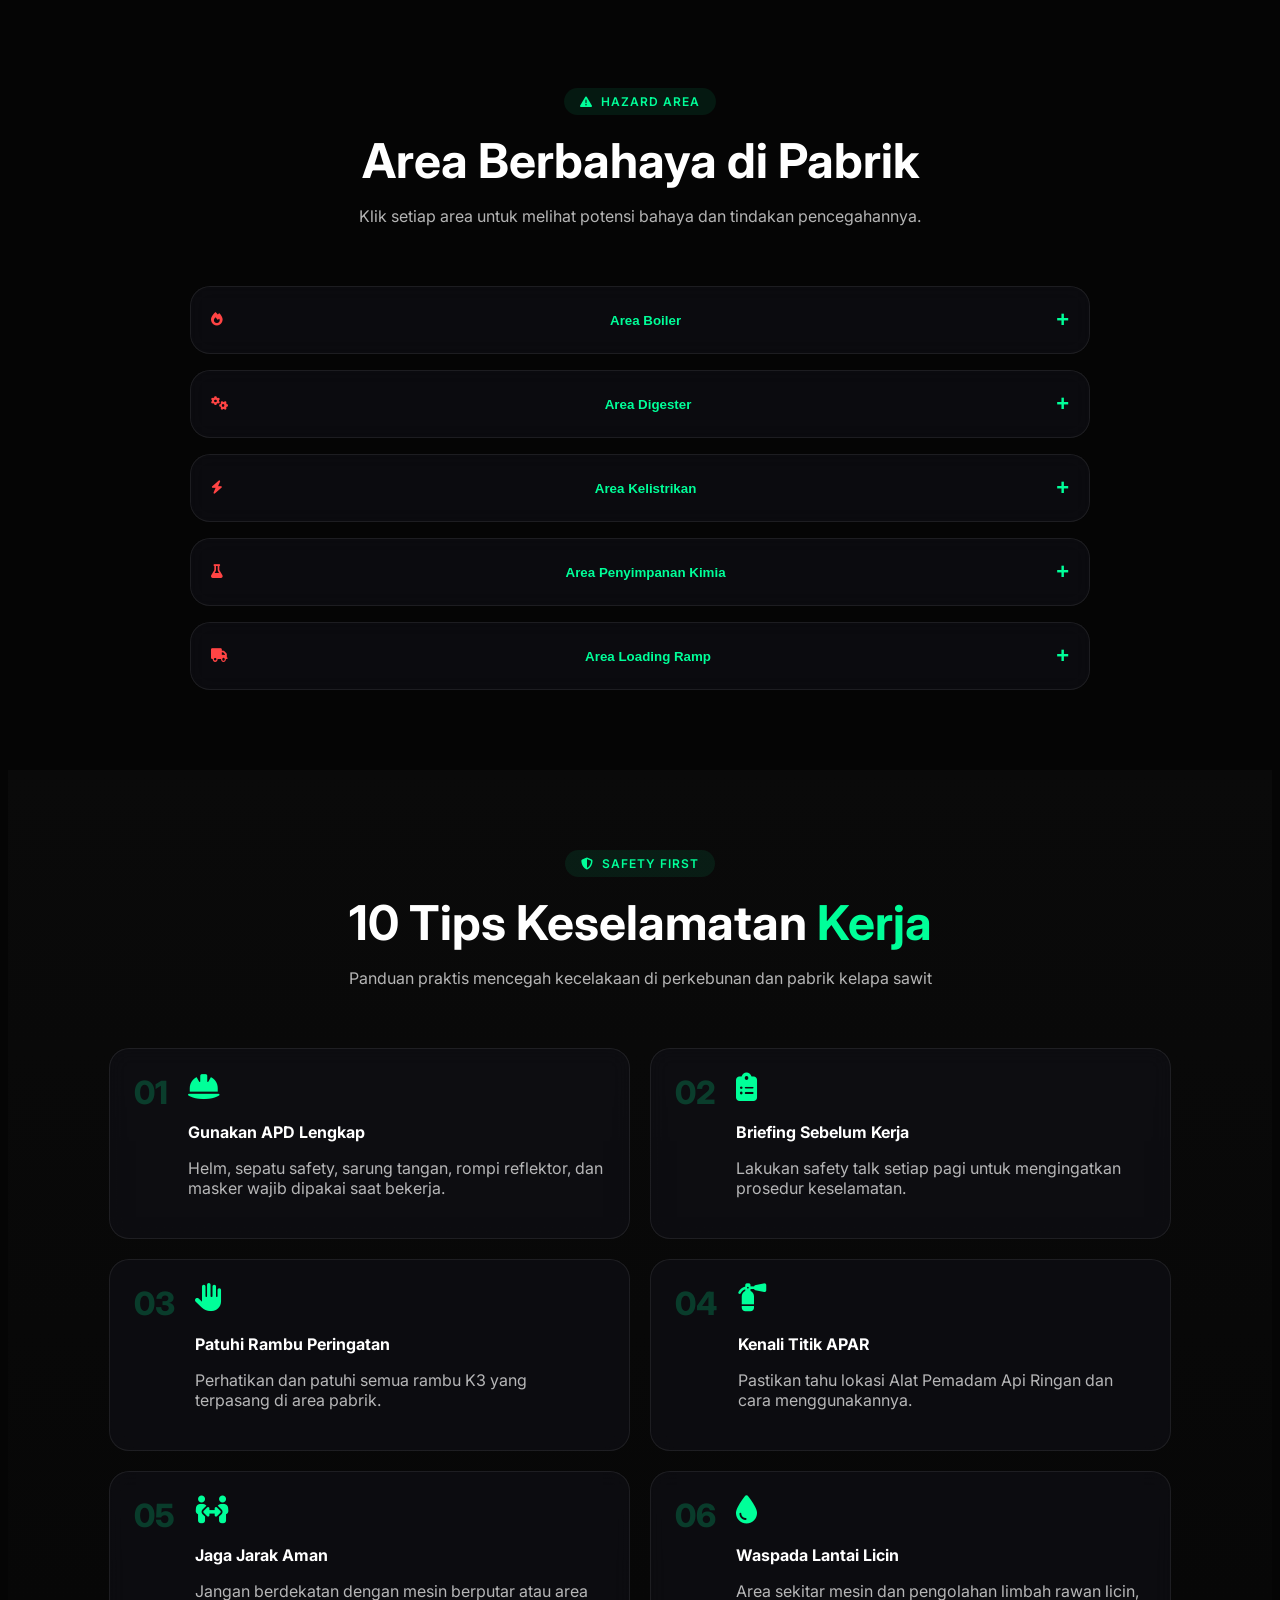
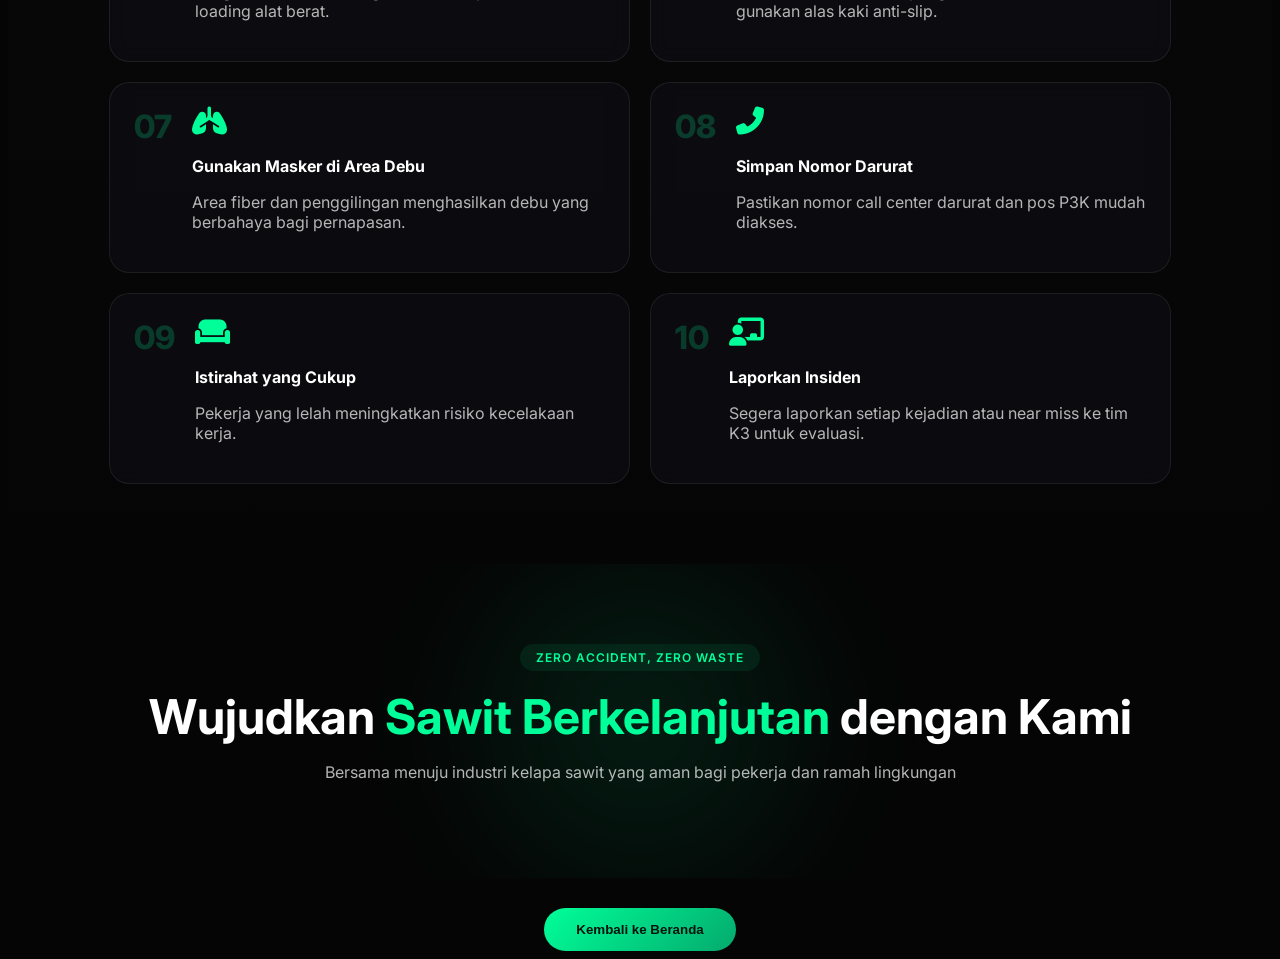
<file: eco-k3.html>
<!DOCTYPE html>
<html lang="id">
<head>
    <meta charset="UTF-8">
    <meta name="viewport" content="width=device-width, initial-scale=1.0, user-scalable=yes">
    <title>PalmInsight - Eco Palm & K3 | Keselamatan & Lingkungan</title>
    <link rel="stylesheet" href="css/eco-k3.css">
    <link href="https://fonts.googleapis.com/css2?family=Inter:opsz,wght@14..32,300;14..32,400;14..32,500;14..32,600;14..32,700;14..32,800&family=Space+Grotesk:wght@300;400;500;600;700&display=swap" rel="stylesheet">
    <link rel="stylesheet" href="https://cdnjs.cloudflare.com/ajax/libs/font-awesome/6.5.1/css/all.min.css">
</head>
<body>
    <section class="danger-zone-section">
        <div class="section-header animate-on-scroll">
            <span class="section-tag">
                <i class="fas fa-triangle-exclamation"></i>
                HAZARD AREA
            </span>

            <h2>Area Berbahaya di Pabrik</h2>

            <p>
                Klik setiap area untuk melihat potensi bahaya
                dan tindakan pencegahannya.
            </p>
        </div>

        <div class="hazard-list">

            <div class="hazard-item animate-on-scroll">
                <button class="hazard-btn">
                    <i class="fas fa-fire"></i>
                    Area Boiler
                    <span>+</span>
                </button>

                <div class="hazard-content">
                    Area boiler memiliki suhu dan tekanan sangat tinggi
                    sehingga berisiko menyebabkan luka bakar,
                    ledakan uap, dan kebakaran.
                </div>
            </div>

            <div class="hazard-item animate-on-scroll">
                <button class="hazard-btn">
                    <i class="fas fa-cogs"></i>
                    Area Digester
                    <span>+</span>
                </button>

                <div class="hazard-content">
                    Mesin berputar dapat menyebabkan
                    tangan atau pakaian terjepit apabila
                    prosedur kerja tidak dipatuhi.
                </div>
            </div>

            <div class="hazard-item animate-on-scroll">
                <button class="hazard-btn">
                    <i class="fas fa-bolt"></i>
                    Area Kelistrikan
                    <span>+</span>
                </button>

                <div class="hazard-content">
                    Tegangan tinggi berpotensi menyebabkan
                    sengatan listrik dan kebakaran.
                </div>
            </div>

            <div class="hazard-item animate-on-scroll">
                <button class="hazard-btn">
                    <i class="fas fa-flask"></i>
                    Area Penyimpanan Kimia
                    <span>+</span>
                </button>

                <div class="hazard-content">
                    Paparan bahan kimia dapat menyebabkan
                    iritasi kulit, gangguan pernapasan,
                    dan pencemaran lingkungan.
                </div>
            </div>

            <div class="hazard-item animate-on-scroll">
                <button class="hazard-btn">
                    <i class="fas fa-truck"></i>
                    Area Loading Ramp
                    <span>+</span>
                </button>

                <div class="hazard-content">
                    Aktivitas alat berat dan kendaraan
                    meningkatkan risiko tertabrak
                    atau tertimpa muatan.
                </div>
            </div>

        </div>
    </section>

    <section class="safety-tips-section">
        <div class="section-header">
            <span class="section-tag"><i class="fas fa-shield-alt"></i> SAFETY FIRST</span>
            <h2>10 Tips Keselamatan <span class="highlight">Kerja</span></h2>
            <p>Panduan praktis mencegah kecelakaan di perkebunan dan pabrik kelapa sawit</p>
        </div>

        <div class="tips-container">
            <div class="tip-card animate-on-scroll" data-tip="1">
                <div class="tip-number">01</div>
                <div class="tip-content">
                    <i class="fas fa-hard-hat"></i>
                    <h4>Gunakan APD Lengkap</h4>
                    <p>Helm, sepatu safety, sarung tangan, rompi reflektor, dan masker wajib dipakai saat bekerja.</p>
                </div>
            </div>
            <div class="tip-card animate-on-scroll delay-1" data-tip="2">
                <div class="tip-number">02</div>
                <div class="tip-content">
                    <i class="fas fa-clipboard-list"></i>
                    <h4>Briefing Sebelum Kerja</h4>
                    <p>Lakukan safety talk setiap pagi untuk mengingatkan prosedur keselamatan.</p>
                </div>
            </div>
            <div class="tip-card animate-on-scroll delay-2" data-tip="3">
                <div class="tip-number">03</div>
                <div class="tip-content">
                    <i class="fas fa-hand-paper"></i>
                    <h4>Patuhi Rambu Peringatan</h4>
                    <p>Perhatikan dan patuhi semua rambu K3 yang terpasang di area pabrik.</p>
                </div>
            </div>
            <div class="tip-card animate-on-scroll delay-3" data-tip="4">
                <div class="tip-number">04</div>
                <div class="tip-content">
                    <i class="fas fa-fire-extinguisher"></i>
                    <h4>Kenali Titik APAR</h4>
                    <p>Pastikan tahu lokasi Alat Pemadam Api Ringan dan cara menggunakannya.</p>
                </div>
            </div>
            <div class="tip-card animate-on-scroll delay-4" data-tip="5">
                <div class="tip-number">05</div>
                <div class="tip-content">
                    <i class="fas fa-people-arrows"></i>
                    <h4>Jaga Jarak Aman</h4>
                    <p>Jangan berdekatan dengan mesin berputar atau area loading alat berat.</p>
                </div>
            </div>
            <div class="tip-card animate-on-scroll delay-5" data-tip="6">
                <div class="tip-number">06</div>
                <div class="tip-content">
                    <i class="fas fa-tint"></i>
                    <h4>Waspada Lantai Licin</h4>
                    <p>Area sekitar mesin dan pengolahan limbah rawan licin, gunakan alas kaki anti-slip.</p>
                </div>
            </div>
            <div class="tip-card animate-on-scroll delay-6" data-tip="7">
                <div class="tip-number">07</div>
                <div class="tip-content">
                    <i class="fas fa-lungs"></i>
                    <h4>Gunakan Masker di Area Debu</h4>
                    <p>Area fiber dan penggilingan menghasilkan debu yang berbahaya bagi pernapasan.</p>
                </div>
            </div>
            <div class="tip-card animate-on-scroll delay-7" data-tip="8">
                <div class="tip-number">08</div>
                <div class="tip-content">
                    <i class="fas fa-phone-alt"></i>
                    <h4>Simpan Nomor Darurat</h4>
                    <p>Pastikan nomor call center darurat dan pos P3K mudah diakses.</p>
                </div>
            </div>
            <div class="tip-card animate-on-scroll delay-8" data-tip="9">
                <div class="tip-number">09</div>
                <div class="tip-content">
                    <i class="fas fa-couch"></i>
                    <h4>Istirahat yang Cukup</h4>
                    <p>Pekerja yang lelah meningkatkan risiko kecelakaan kerja.</p>
                </div>
            </div>
            <div class="tip-card animate-on-scroll delay-9" data-tip="10">
                <div class="tip-number">10</div>
                <div class="tip-content">
                    <i class="fas fa-chalkboard-teacher"></i>
                    <h4>Laporkan Insiden</h4>
                    <p>Segera laporkan setiap kejadian atau near miss ke tim K3 untuk evaluasi.</p>
                </div>
            </div>
        </div>
    </section>

    <section class="cta-eco">
        <div class="cta-glow"></div>
        <div class="cta-content animate-on-scroll">
            <span class="cta-tag">ZERO ACCIDENT, ZERO WASTE</span>
            <h2>Wujudkan <span class="highlight">Sawit Berkelanjutan</span> dengan Kami</h2>
            <p>Bersama menuju industri kelapa sawit yang aman bagi pekerja dan ramah lingkungan</p>
        </div>
    </section>
    <div class="hero-buttons">
        <a href="index.html">
            <button class="btn-primary">
                Kembali ke Beranda
            </button>
        </a>
    </div>

    <script src="js/eco-k3.js"></script>
</body>
</html>
</file>
<file: css/eco-k3.css>
:root{
    --primary:#00ff99;
    --dark:#050505;
    --card:#14141e66;
    --border:rgba(255,255,255,.08);
    --text:rgba(255,255,255,.7);
    --transition:.3s ease;
}

body{
    font-family:'Inter',sans-serif;
    background:var(--dark);
    color:#fff;
    overflow-x:hidden;
}

.highlight{
    color:var(--primary);
}

.section-header{
    text-align:center;
    margin-bottom:60px;
}

.section-tag,
.cta-tag{
    display:inline-flex;
    align-items:center;
    gap:8px;
    padding:6px 16px;
    border-radius:40px;
    background:rgba(0,255,153,.08);
    color:var(--primary);
    font-size:12px;
    font-weight:600;
    letter-spacing:1px;
}

.section-header h2,
.cta-eco h2{
    font-size:48px;
    margin:16px 0;
}

.section-header p,
.cta-eco p,
.hazard-content,
.tip-content p{
    color:var(--text);
}

.danger-zone-section,
.safety-tips-section,
.cta-eco{
    padding:80px 8%;
}

.safety-tips-section{
    background:linear-gradient(180deg,#0a0a0a,#050505);
}

/* HAZARD */

.hazard-list{
    max-width:900px;
    margin:auto;
    display:flex;
    flex-direction:column;
    gap:16px;
}

.hazard-item,
.tip-card{
    background:var(--card);
    border:1px solid var(--border);
    backdrop-filter:blur(10px);
    border-radius:20px;
}

.hazard-item{
    overflow:hidden;
    transition:var(--transition);
}

.hazard-item:hover{
    transform:translateX(5px);
    border-color:rgba(0,255,153,.3);
}

.hazard-btn{
    width:100%;
    padding:20px;
    border:none;
    background:none;
    color:var(--primary);
    display:flex;
    justify-content:space-between;
    align-items:center;
    cursor:pointer;
    font-weight:600;
}

.hazard-btn i{
    color:#ff4444;
    margin-right:12px;
}

.hazard-content{
    max-height:0;
    overflow:hidden;
    opacity:0;
    padding:0 20px;
    transition:.3s ease;
}

.hazard-item.active .hazard-content{
    max-height:200px;
    opacity:1;
    padding:0 20px 20px;
}

.hazard-btn span{
    font-size:22px;
    color:var(--primary);
    transition:.3s;
}

.hazard-item.active span{
    transform:rotate(45deg);
}

/* TIPS */

.tips-container{
    max-width:1200px;
    margin:auto;
    display:grid;
    grid-template-columns:repeat(2,1fr);
    gap:20px;
}

.tip-card{
    display:flex;
    gap:20px;
    padding:24px;
    transition:var(--transition);
}

.tip-card:hover{
    transform:translateX(8px);
    border-color:rgba(0,255,153,.3);
}

.tip-number{
    font-size:32px;
    font-weight:800;
    color:rgba(0,255,153,.2);
}

.tip-content i{
    display:block;
    margin-bottom:12px;
    color:var(--primary);
    font-size:28px;
}

.tip-content h4{
    margin-bottom:8px;
}

/* CTA */

.cta-eco{
    position:relative;
    text-align:center;
    overflow:hidden;
}

.cta-glow{
    position:absolute;
    inset:50% auto auto 50%;
    width:500px;
    height:500px;
    transform:translate(-50%,-50%);
    background:radial-gradient(circle,rgba(0,255,153,.1),transparent 70%);
    filter:blur(40px);
}

.hero-buttons{
    display:flex;
    justify-content:center;
    margin-top:30px;
}

.btn-primary{
    padding:14px 32px;
    border:none;
    border-radius:40px;
    background:linear-gradient(135deg,#00ff99,#04AA6D);
    color:#02140d;
    font-weight:600;
    cursor:pointer;
    transition:var(--transition);
}

.btn-primary:hover{
    transform:translateY(-3px);
}

/* ANIMATION */

.animate-on-scroll{
    opacity:0;
    transform:translateY(30px);
    transition:.8s;
}

.animate-on-scroll.visible{
    opacity:1;
    transform:translateY(0);
}

/* RESPONSIVE */

@media(max-width:768px){

    .tips-container{
        grid-template-columns:1fr;
    }

    .section-header h2,
    .cta-eco h2{
        font-size:32px;
    }

    .tip-card{
        flex-direction:column;
        text-align:center;
    }
}
</file>
